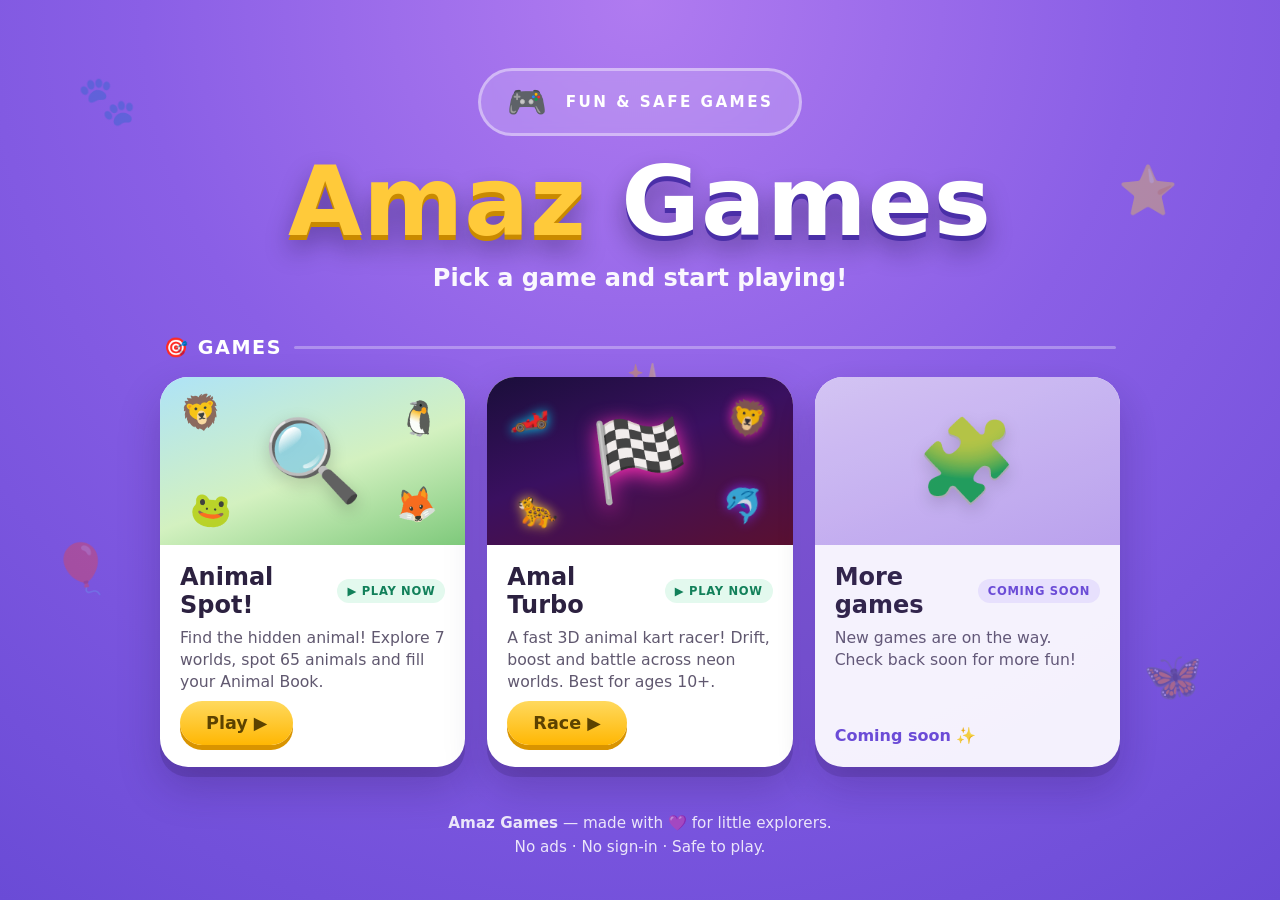
<file: index.html>
<!doctype html>
<html lang="en">
<head>
  <meta charset="UTF-8" />
  <meta name="viewport" content="width=device-width, initial-scale=1.0, viewport-fit=cover" />
  <meta name="description" content="Amaz Games — a friendly collection of fun, safe games for kids." />
  <meta name="theme-color" content="#6a4bd6" />
  <meta name="apple-mobile-web-app-capable" content="yes" />
  <meta name="apple-mobile-web-app-title" content="Amaz Games" />
  <link rel="apple-touch-icon" href="./animal-spot/icons/icon-192.png" />
  <title>Amaz Games</title>
  <style>
    :root {
      --bg1: #6a4bd6;
      --bg2: #8a5fe6;
      --bg3: #b07bf0;
      --sun: #ffca3a;
      --coral: #ff7b8a;
      --mint: #3fd6a0;
      --cream: #fff6ea;
      --ink: #2c2140;
      --card: #ffffff;
      --shadow: 0 10px 0 rgba(40, 20, 80, 0.18), 0 20px 40px rgba(40, 20, 80, 0.25);
    }
    * { box-sizing: border-box; margin: 0; padding: 0; }
    html, body { min-height: 100%; }
    body {
      font-family: "SF Pro Rounded", ui-rounded, "Hiragino Maru Gothic ProN", Quicksand,
        Comfortaa, "Comic Sans MS", "Segoe UI", system-ui, sans-serif;
      color: var(--ink);
      background: radial-gradient(circle at 50% 0%, var(--bg3), var(--bg2) 45%, var(--bg1) 100%);
      background-attachment: fixed;
      min-height: 100vh;
      overflow-x: hidden;
      -webkit-tap-highlight-color: transparent;
    }

    /* floating background bubbles */
    .bg-deco { position: fixed; inset: 0; pointer-events: none; overflow: hidden; z-index: 0; }
    .bubble { position: absolute; font-size: 3rem; opacity: 0.35; animation: floaty 9s ease-in-out infinite; }
    @keyframes floaty { 0%, 100% { transform: translateY(0) rotate(-4deg); } 50% { transform: translateY(-26px) rotate(4deg); } }

    .wrap { position: relative; z-index: 1; max-width: 1000px; margin: 0 auto; padding: clamp(20px, 5vw, 48px) 20px 60px; }

    header.hero { text-align: center; padding: 20px 0 34px; }
    .logo-badge {
      display: inline-flex; align-items: center; gap: 14px;
      background: rgba(255, 255, 255, 0.16);
      border: 3px solid rgba(255, 255, 255, 0.4);
      padding: 12px 26px; border-radius: 999px;
      backdrop-filter: blur(6px);
      margin-bottom: 22px;
    }
    .logo-badge .spark { font-size: 2rem; animation: pop 2.4s ease-in-out infinite; }
    @keyframes pop { 0%, 100% { transform: scale(1) rotate(0); } 50% { transform: scale(1.2) rotate(12deg); } }
    .logo-badge span { color: #fff; font-weight: 800; letter-spacing: 0.16em; font-size: 0.95rem; text-transform: uppercase; }

    h1 {
      font-size: clamp(3rem, 13vw, 6rem);
      line-height: 0.92;
      color: #fff;
      text-shadow: 0 5px 0 #4a2fa8, 0 14px 26px rgba(20, 10, 50, 0.4);
      letter-spacing: 0.01em;
    }
    h1 .amaz { color: var(--sun); text-shadow: 0 5px 0 #c98a00, 0 14px 26px rgba(20, 10, 50, 0.4); }
    .tagline {
      margin-top: 18px; color: #fff; font-weight: 700;
      font-size: clamp(1.1rem, 4vw, 1.5rem);
      opacity: 0.95;
    }

    .section-label {
      display: flex; align-items: center; gap: 12px;
      color: #fff; font-weight: 800; font-size: 1.2rem;
      margin: 10px 4px 18px; text-transform: uppercase; letter-spacing: 0.08em;
    }
    .section-label::after { content: ""; flex: 1; height: 3px; border-radius: 3px; background: rgba(255,255,255,0.3); }

    .games-grid { display: grid; grid-template-columns: repeat(auto-fill, minmax(260px, 1fr)); gap: 22px; }

    .game-card {
      display: flex; flex-direction: column;
      background: var(--card); border-radius: 28px;
      box-shadow: var(--shadow);
      overflow: hidden; text-decoration: none; color: inherit;
      transition: transform 0.16s ease;
    }
    .game-card.playable:hover { transform: translateY(-6px); }
    .game-card.playable:active { transform: translateY(-2px) scale(0.99); }

    .card-art {
      position: relative; height: 168px;
      display: grid; place-items: center;
      overflow: hidden;
    }
    .card-art.animal { background: linear-gradient(160deg, #aee3f7 0%, #d3f1c0 55%, #7ec97b 100%); }
    .card-art .hero-emoji { font-size: 5rem; filter: drop-shadow(0 6px 8px rgba(0,0,0,0.2)); z-index: 2; }
    .card-art .mini { position: absolute; font-size: 2.1rem; opacity: 0.9; }
    .card-art .m1 { top: 16px; left: 20px; transform: rotate(-8deg); }
    .card-art .m2 { top: 22px; right: 24px; transform: rotate(10deg); }
    .card-art .m3 { bottom: 16px; left: 30px; transform: rotate(6deg); }
    .card-art .m4 { bottom: 20px; right: 28px; transform: rotate(-10deg); }

    .card-body { padding: 18px 20px 22px; display: flex; flex-direction: column; gap: 8px; flex: 1; }
    .card-title-row { display: flex; align-items: center; justify-content: space-between; gap: 10px; }
    .card-title { font-size: 1.5rem; font-weight: 900; }
    .tag {
      font-size: 0.72rem; font-weight: 800; text-transform: uppercase; letter-spacing: 0.06em;
      padding: 5px 10px; border-radius: 999px; white-space: nowrap;
    }
    .tag.live { background: #e3f9ee; color: #12805a; }
    .tag.soon { background: #f0ecff; color: #6a4bd6; }
    .card-desc { font-size: 0.98rem; line-height: 1.4; opacity: 0.75; }
    .play-cta {
      margin-top: auto; align-self: flex-start;
      background: linear-gradient(180deg, #ffd95e, #ffb703);
      color: #5c4200; font-weight: 900; font-size: 1.1rem;
      padding: 12px 26px; border-radius: 999px;
      box-shadow: 0 5px 0 #d99400;
    }

    .game-card.soon-card { opacity: 0.92; }
    .soon-card .card-art { background: linear-gradient(160deg, #d9ccf5, #c0a8ee); }
    .soon-card .card-art .hero-emoji { filter: grayscale(0.2) drop-shadow(0 6px 8px rgba(0,0,0,0.15)); }
    .soon-note { margin-top: auto; font-weight: 800; color: #6a4bd6; }

    footer { text-align: center; color: #fff; opacity: 0.85; margin-top: 44px; font-size: 0.95rem; line-height: 1.6; }
    footer strong { font-weight: 800; }

    @media (prefers-reduced-motion: reduce) {
      .bubble, .logo-badge .spark { animation: none; }
    }
  </style>
</head>
<body>
  <div class="bg-deco" aria-hidden="true">
    <span class="bubble" style="top:8%; left:6%; animation-delay:0s">🐾</span>
    <span class="bubble" style="top:18%; right:8%; animation-delay:1.2s">⭐</span>
    <span class="bubble" style="top:60%; left:4%; animation-delay:2.1s">🎈</span>
    <span class="bubble" style="top:72%; right:6%; animation-delay:0.6s">🦋</span>
    <span class="bubble" style="top:40%; left:48%; animation-delay:1.8s">✨</span>
  </div>

  <div class="wrap">
    <header class="hero">
      <div class="logo-badge">
        <span class="spark">🎮</span>
        <span>Fun &amp; Safe Games</span>
      </div>
      <h1><span class="amaz">Amaz</span> Games</h1>
      <p class="tagline">Pick a game and start playing!</p>
    </header>

    <div class="section-label">🎯 Games</div>
    <main class="games-grid">
      <a class="game-card playable" href="./animal-spot/index.html" aria-label="Play Animal Spot">
        <div class="card-art animal">
          <span class="mini m1">🦁</span>
          <span class="mini m2">🐧</span>
          <span class="mini m3">🐸</span>
          <span class="mini m4">🦊</span>
          <span class="hero-emoji">🔍</span>
        </div>
        <div class="card-body">
          <div class="card-title-row">
            <span class="card-title">Animal Spot!</span>
            <span class="tag live">▶ Play now</span>
          </div>
          <p class="card-desc">Find the hidden animal! Explore 7 worlds, spot 65 animals and fill your Animal Book.</p>
          <span class="play-cta">Play ▶</span>
        </div>
      </a>

      <a class="game-card playable" href="./amal-turbo/index.html" aria-label="Play Amal Turbo">
        <div class="card-art" style="background:linear-gradient(160deg,#1a0e3a 0%,#3a1060 45%,#5a1030 100%)">
          <span class="mini m1" style="filter:drop-shadow(0 0 6px #00e5ff)">🏎️</span>
          <span class="mini m2" style="filter:drop-shadow(0 0 6px #ff2fb0)">🦁</span>
          <span class="mini m3" style="filter:drop-shadow(0 0 6px #ffd23f)">🐆</span>
          <span class="mini m4" style="filter:drop-shadow(0 0 6px #7b2ff7)">🐬</span>
          <span class="hero-emoji" style="filter:drop-shadow(0 4px 10px #ff2fb0)">🏁</span>
        </div>
        <div class="card-body">
          <div class="card-title-row">
            <span class="card-title">Amal Turbo</span>
            <span class="tag live">▶ Play now</span>
          </div>
          <p class="card-desc">A fast 3D animal kart racer! Drift, boost and battle across neon worlds. Best for ages 10+.</p>
          <span class="play-cta">Race ▶</span>
        </div>
      </a>

      <div class="game-card soon-card" aria-label="More games coming soon">
        <div class="card-art">
          <span class="hero-emoji">🧩</span>
        </div>
        <div class="card-body">
          <div class="card-title-row">
            <span class="card-title">More games</span>
            <span class="tag soon">Coming soon</span>
          </div>
          <p class="card-desc">New games are on the way. Check back soon for more fun!</p>
          <span class="soon-note">Coming soon ✨</span>
        </div>
      </div>
    </main>

    <footer>
      <strong>Amaz Games</strong> — made with 💜 for little explorers.<br />
      No ads · No sign-in · Safe to play.
    </footer>
  </div>
</body>
</html>
</file>
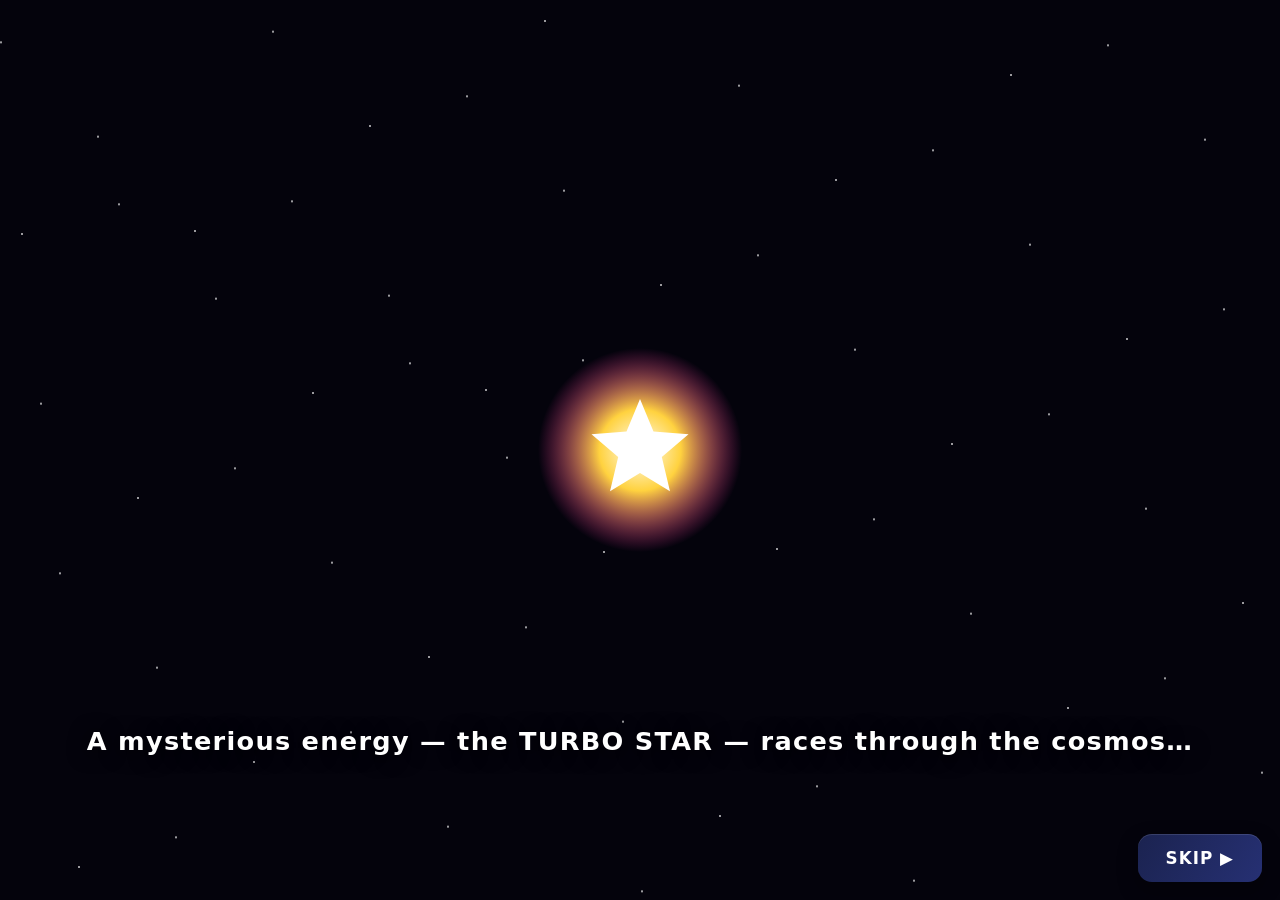
<file: amal-turbo/index.html>
<!doctype html>
<html lang="en">
  <head>
    <meta charset="UTF-8" />
    <meta name="viewport" content="width=device-width, initial-scale=1.0, maximum-scale=1.0, user-scalable=no, viewport-fit=cover" />
    <meta name="theme-color" content="#0a0e1f" />
    <meta name="description" content="Amal Turbo — a fast 3D animal kart-racing game." />
    <meta name="apple-mobile-web-app-capable" content="yes" />
    <meta name="apple-mobile-web-app-title" content="Amal Turbo" />
    <title>Amal Turbo</title>
    <script type="module" crossorigin src="./assets/index-BtauAZDT.js"></script>
    <link rel="stylesheet" crossorigin href="./assets/index-D8WOlh7T.css">
  </head>
  <body>
    <div id="app"></div>
    <noscript>Amal Turbo needs JavaScript to run. Please enable it and reload.</noscript>
  </body>
</html>
</file>
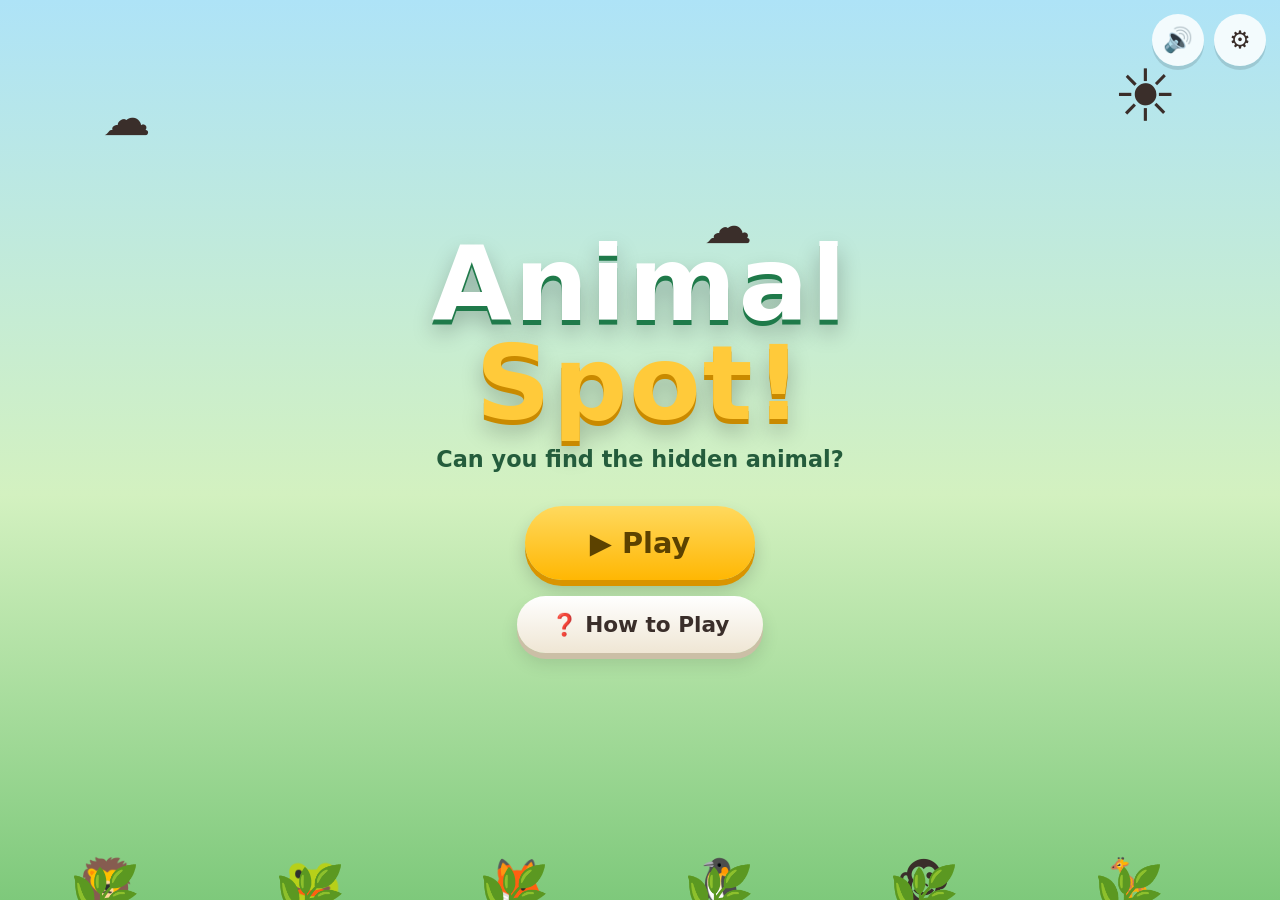
<file: animal-spot/index.html>
<!doctype html>
<html lang="en">
  <head>
    <meta charset="UTF-8" />
    <meta name="viewport" content="width=device-width, initial-scale=1.0, maximum-scale=1.0, user-scalable=no, viewport-fit=cover" />
    <meta name="description" content="Animal Spot! A friendly animal-spotting game for children." />
    <meta name="theme-color" content="#2f9e63" />
    <meta name="apple-mobile-web-app-capable" content="yes" />
    <meta name="apple-mobile-web-app-status-bar-style" content="black-translucent" />
    <meta name="apple-mobile-web-app-title" content="Animal Spot!" />
    <link rel="icon" href="./favicon.svg" type="image/svg+xml" />
    <link rel="apple-touch-icon" href="./icons/icon-192.png" />
    <link rel="manifest" href="./manifest.webmanifest" />
    <title>Animal Spot!</title>
    <script type="module" crossorigin src="./assets/index-DWlFtqKg.js"></script>
    <link rel="stylesheet" crossorigin href="./assets/index-OJH52u-O.css">
  </head>
  <body>
    <div id="root"></div>
    <noscript>Animal Spot! needs JavaScript to play. Please enable it and reload.</noscript>
  </body>
</html>
</file>
<file: amal-turbo/assets/index-D8WOlh7T.css>
:root{--bg: #070a18;--bg2: #0d1230;--ink: #eaf0ff;--muted: #9aa6d6;--magenta: #ff2fb0;--cyan: #00e5ff;--violet: #7b2ff7;--gold: #ffd23f;--good: #3fe08a;--panel: rgba(18, 22, 52, .82);--panel-solid: #121634;--edge: rgba(120, 140, 255, .25);--speed: .18s cubic-bezier(.2, .9, .25, 1)}*{box-sizing:border-box;margin:0;padding:0}html,body,#app{height:100%;width:100%}body{font-family:Rajdhani,SF Pro Display,Segoe UI,system-ui,sans-serif;background:radial-gradient(120% 100% at 50% 0%,var(--bg2),var(--bg) 70%);color:var(--ink);overflow:hidden;-webkit-user-select:none;user-select:none;-webkit-tap-highlight-color:transparent;touch-action:none;position:fixed;inset:0}h1,h2,h3{font-weight:800;letter-spacing:.02em;line-height:1.05}button{font-family:inherit;color:inherit;border:none;background:none;cursor:pointer}button:focus-visible{outline:3px solid var(--cyan);outline-offset:2px}.screen{position:absolute;inset:0;display:flex;flex-direction:column;overflow:hidden}.scroll{overflow-y:auto;overflow-x:hidden}.center{align-items:center;justify-content:center}.hidden{display:none!important}.grid-bg{position:absolute;inset:0;overflow:hidden;z-index:0;pointer-events:none}.grid-bg:before{content:"";position:absolute;inset:-50%;background-image:linear-gradient(var(--edge) 1px,transparent 1px),linear-gradient(90deg,var(--edge) 1px,transparent 1px);background-size:60px 60px;transform:perspective(400px) rotateX(62deg) translateY(0);animation:gridmove 8s linear infinite;opacity:.4}@keyframes gridmove{to{background-position:0 60px}}.glowblob{position:absolute;border-radius:50%;filter:blur(70px);opacity:.5}.wrap{position:relative;z-index:1;width:100%;height:100%;display:flex;flex-direction:column}.pad{padding:clamp(14px,3vw,30px)}.btn{position:relative;display:inline-flex;align-items:center;justify-content:center;gap:10px;padding:14px 28px;border-radius:14px;font-size:1.05rem;font-weight:800;letter-spacing:.06em;text-transform:uppercase;background:linear-gradient(120deg,var(--magenta),var(--violet));color:#fff;box-shadow:0 8px 22px #ff2fb059,inset 0 1px #ffffff40;transition:transform var(--speed),box-shadow var(--speed),filter var(--speed)}.btn:hover{transform:translateY(-2px);filter:brightness(1.08)}.btn:active{transform:translateY(1px) scale(.98)}.btn.secondary{background:linear-gradient(120deg,#1b2350,#263073);box-shadow:0 8px 20px #00000059,inset 0 1px #ffffff1f}.btn.cyan{background:linear-gradient(120deg,var(--cyan),#2f7bff);box-shadow:0 8px 22px #00e5ff4d;color:#041018}.btn.gold{background:linear-gradient(120deg,var(--gold),#ff9f1c);color:#3a2600;box-shadow:0 8px 22px #ffd23f4d}.btn.ghost{background:#ffffff0f;box-shadow:inset 0 0 0 1px var(--edge)}.btn.big{padding:20px 46px;font-size:1.35rem;border-radius:18px}.btn.block{width:100%}.btn:disabled{opacity:.4;filter:grayscale(.5);cursor:default}.icon-btn{width:48px;height:48px;border-radius:12px;display:grid;place-items:center;font-size:1.3rem;background:#ffffff12;box-shadow:inset 0 0 0 1px var(--edge)}.icon-btn:active{transform:scale(.92)}.chip{display:inline-flex;align-items:center;gap:6px;padding:6px 12px;border-radius:999px;font-weight:700;background:#ffffff12;box-shadow:inset 0 0 0 1px var(--edge);font-size:.9rem}.chip .k{color:var(--gold)}.logo{text-align:center}.logo .amal{font-size:clamp(3.2rem,13vw,8rem);font-weight:900;letter-spacing:.04em;background:linear-gradient(120deg,var(--cyan),#fff 40%,var(--magenta));-webkit-background-clip:text;background-clip:text;color:transparent;text-shadow:0 0 40px rgba(255,47,176,.35);filter:drop-shadow(0 6px 0 rgba(0,0,0,.4))}.logo .turbo{font-size:clamp(2.6rem,11vw,6.6rem);font-weight:900;letter-spacing:.28em;margin-top:-.2em;color:var(--gold);text-shadow:0 0 30px rgba(255,210,63,.5)}.tagline{color:var(--muted);font-size:clamp(.9rem,3vw,1.2rem);letter-spacing:.24em;text-transform:uppercase;margin-top:6px}.title-actions{display:flex;flex-direction:column;align-items:center;gap:14px;margin-top:34px}.top-right{position:absolute;top:16px;right:16px;display:flex;gap:10px;z-index:3}.intro-line{position:absolute;left:0;right:0;bottom:16%;text-align:center;color:#fff;font-size:clamp(1rem,4vw,1.6rem);font-weight:800;letter-spacing:.05em;text-shadow:0 2px 20px #000;padding:0 20px}.skip{position:absolute;bottom:18px;right:18px}.topbar{display:flex;align-items:center;gap:12px;padding:14px 18px}.topbar h2{font-size:clamp(1.3rem,4vw,2rem);flex:1}.topbar .spacer{flex:1}.menu-grid{display:grid;grid-template-columns:repeat(auto-fit,minmax(150px,1fr));gap:14px}.tile{position:relative;border-radius:18px;padding:20px;min-height:118px;background:var(--panel);box-shadow:inset 0 0 0 1px var(--edge),0 10px 30px #00000059;display:flex;flex-direction:column;gap:6px;text-align:left;overflow:hidden;transition:transform var(--speed),box-shadow var(--speed)}.tile:hover{transform:translateY(-3px);box-shadow:inset 0 0 0 1px var(--cyan),0 14px 34px #00000073}.tile .big-emoji{font-size:2.4rem}.tile .t-name{font-size:1.2rem;font-weight:800}.tile .t-desc{color:var(--muted);font-size:.9rem}.tile .corner{position:absolute;top:12px;right:14px;font-size:.75rem;color:var(--muted)}.tile.locked{opacity:.55;filter:grayscale(.5)}.card-row{display:grid;grid-template-columns:repeat(auto-fill,minmax(120px,1fr));gap:12px}.rcard{border-radius:16px;padding:12px;background:var(--panel);box-shadow:inset 0 0 0 1px var(--edge);display:flex;flex-direction:column;align-items:center;gap:6px;text-align:center;transition:transform var(--speed)}.rcard:hover{transform:translateY(-3px)}.rcard.sel{box-shadow:inset 0 0 0 2px var(--cyan),0 0 22px #00e5ff4d}.rcard.locked{opacity:.5}.rcard .face{font-size:2.6rem}.rcard .rn{font-weight:800;font-size:.95rem}.rcard .ra{font-size:.75rem;color:var(--muted)}.statbar{display:grid;grid-template-columns:70px 1fr;gap:8px;align-items:center;margin:3px 0;font-size:.82rem}.statbar .track{height:8px;background:#ffffff14;border-radius:6px;overflow:hidden}.statbar .fill{height:100%;background:linear-gradient(90deg,var(--cyan),var(--magenta));border-radius:6px}.panel{background:var(--panel);border-radius:18px;box-shadow:inset 0 0 0 1px var(--edge),0 12px 30px #0006}.detail{padding:18px;display:flex;flex-direction:column;gap:8px}.detail .dname{font-size:1.5rem;font-weight:900}.detail .passive{color:var(--gold);font-weight:700}.muted{color:var(--muted)}.row{display:flex;gap:10px;flex-wrap:wrap;align-items:center}.spread{justify-content:space-between}.seg{display:inline-flex;background:#ffffff0f;border-radius:12px;padding:4px;box-shadow:inset 0 0 0 1px var(--edge);gap:4px;flex-wrap:wrap}.seg button{padding:8px 14px;border-radius:9px;font-weight:700;font-size:.85rem;color:var(--muted)}.seg button.on{background:linear-gradient(120deg,var(--magenta),var(--violet));color:#fff}.field{display:flex;flex-direction:column;gap:6px;margin:8px 0}.field label{font-size:.85rem;color:var(--muted);text-transform:uppercase;letter-spacing:.08em}input[type=range]{width:100%;accent-color:var(--magenta)}.swatch{width:34px;height:34px;border-radius:9px;box-shadow:inset 0 0 0 1px #ffffff4d}.swatch.on{box-shadow:0 0 0 3px var(--cyan)}#hud{position:absolute;inset:0;pointer-events:none;z-index:5;font-weight:800}.hud-tl{position:absolute;top:14px;left:16px;display:flex;flex-direction:column;gap:8px}.hud-tr{position:absolute;top:14px;right:16px;display:flex;flex-direction:column;align-items:flex-end;gap:8px}.hud-place{font-size:clamp(2rem,7vw,3.4rem);line-height:1;text-shadow:0 3px 14px #000}.hud-place small{font-size:.4em;color:var(--muted)}.hud-lap{font-size:1.1rem;background:var(--panel);padding:6px 12px;border-radius:10px;box-shadow:inset 0 0 0 1px var(--edge)}.hud-time{font-variant-numeric:tabular-nums;background:var(--panel);padding:6px 12px;border-radius:10px;box-shadow:inset 0 0 0 1px var(--edge)}.hud-pauseb{pointer-events:auto}.hud-power{position:absolute;top:14px;left:50%;transform:translate(-50%);width:74px;height:74px;border-radius:18px;background:var(--panel);box-shadow:inset 0 0 0 2px var(--edge);display:grid;place-items:center;font-size:2.4rem;transition:transform var(--speed)}.hud-power.pulse{animation:pop .3s;box-shadow:inset 0 0 0 2px var(--gold),0 0 24px #ffd23f66}@keyframes pop{50%{transform:translate(-50%) scale(1.2)}}.hud-speed{position:absolute;bottom:16px;right:18px;text-align:right}.hud-speed .n{font-size:clamp(2rem,7vw,3.2rem);line-height:1;font-variant-numeric:tabular-nums}.hud-speed .u{color:var(--muted);font-size:.8rem;letter-spacing:.15em}.hud-drift{position:absolute;bottom:90px;right:18px;width:140px;height:10px;border-radius:6px;background:#ffffff1a;overflow:hidden;box-shadow:inset 0 0 0 1px var(--edge)}.hud-drift .fill{height:100%;width:0;border-radius:6px;transition:width .1s linear}.minimap{position:absolute;bottom:16px;left:16px;width:128px;height:128px}.hud-center{position:absolute;inset:0;display:grid;place-items:center}.countdown{font-size:clamp(5rem,22vw,13rem);font-weight:900;color:var(--gold);text-shadow:0 0 50px rgba(255,210,63,.6);animation:cd .5s}.countdown.go{color:var(--good)}@keyframes cd{0%{transform:scale(1.8);opacity:0}to{transform:scale(1);opacity:1}}.flash-msg{position:absolute;top:24%;left:0;right:0;text-align:center;font-size:clamp(1.6rem,6vw,3rem);font-weight:900;color:#fff;text-shadow:0 0 24px var(--magenta);animation:cd .35s}.warn{position:absolute;top:40%;left:0;right:0;text-align:center;font-size:clamp(1.4rem,5vw,2.2rem);color:#ff5252;animation:blink .6s infinite;text-shadow:0 2px 10px #000}@keyframes blink{50%{opacity:.3}}.ink-overlay{position:absolute;inset:0;background:radial-gradient(circle at 50% 55%,transparent 20%,rgba(8,4,20,.92) 60%);pointer-events:none;transition:opacity .3s}.hud-controls{position:absolute;left:50%;bottom:18%;transform:translate(-50%);text-align:center;max-width:92vw;background:#0a0e22c7;padding:12px 22px;border-radius:14px;box-shadow:inset 0 0 0 1px var(--edge);display:flex;flex-direction:column;gap:4px;animation:cd .4s}.hud-controls b{color:var(--gold);letter-spacing:.04em}.hud-controls>b:first-child{font-size:1.05rem;text-transform:uppercase}.hud-controls span{font-size:clamp(.85rem,2.6vw,1.05rem);color:var(--ink);line-height:1.5}.touch{position:absolute;inset:0;pointer-events:none;z-index:6;display:none}.touch.on{display:block}.tc{position:absolute;pointer-events:auto;border-radius:50%;display:grid;place-items:center;background:#ffffff17;box-shadow:inset 0 0 0 2px var(--edge);font-weight:800;font-size:.9rem;color:#fff;backdrop-filter:blur(3px)}.tc:active,.tc.held{background:#ff2fb059;box-shadow:inset 0 0 0 2px var(--magenta)}.tc.steer{width:82px;height:82px;bottom:26px}.tc.left{left:20px}.tc.rightsteer{left:116px}.tc.accel{width:96px;height:96px;right:24px;bottom:40px;background:#3fe08a38;box-shadow:inset 0 0 0 2px #3fe08a80}.tc.brake{width:74px;height:74px;right:130px;bottom:30px}.tc.drift{width:78px;height:78px;right:40px;bottom:150px;background:#00e5ff33;box-shadow:inset 0 0 0 2px #00e5ff80}.tc.power{width:70px;height:70px;right:128px;bottom:158px;background:#ffd23f33;box-shadow:inset 0 0 0 2px #ffd23f80}.tc.trick{width:58px;height:58px;right:30px;bottom:240px}.result-list{display:flex;flex-direction:column;gap:6px}.result-row{display:grid;grid-template-columns:44px 1fr auto;align-items:center;gap:10px;padding:8px 12px;border-radius:12px;background:#ffffff0d}.result-row.you{box-shadow:inset 0 0 0 2px var(--cyan);background:#00e5ff14}.result-row .pl{font-size:1.3rem;font-weight:900;text-align:center}.result-row .rt{font-variant-numeric:tabular-nums;color:var(--muted)}.podium{display:flex;justify-content:center;align-items:flex-end;gap:8px;margin:10px 0;height:150px}.pod{width:84px;border-radius:12px 12px 0 0;display:flex;flex-direction:column;align-items:center;justify-content:flex-start;padding-top:8px;gap:4px;background:linear-gradient(180deg,#ffffff1f,#ffffff08)}.pod .face{font-size:2rem}.pod.p1{height:100%;box-shadow:inset 0 3px 0 var(--gold)}.pod.p2{height:76%;box-shadow:inset 0 3px #c9d3ff}.pod.p3{height:58%;box-shadow:inset 0 3px #ff9f5a}.story{max-width:620px;margin:0 auto;text-align:center;display:flex;flex-direction:column;gap:16px}.story .big-emoji{font-size:4rem}.story p{font-size:1.1rem;line-height:1.5;color:var(--ink)}.toast{position:absolute;top:16px;left:50%;transform:translate(-50%);background:var(--panel-solid);padding:12px 20px;border-radius:12px;box-shadow:inset 0 0 0 1px var(--gold),0 10px 24px #0006;z-index:20;display:flex;gap:10px;align-items:center;animation:cd .4s}.garage-stage{flex:1;position:relative;min-height:220px}#garage-canvas{position:absolute;inset:0}.hr{height:1px;background:var(--edge);margin:12px 0;border:0}.small{font-size:.82rem}.center-text{text-align:center}.grid2{display:grid;grid-template-columns:1fr 1fr;gap:14px}@media (max-width: 720px){.grid2{grid-template-columns:1fr}}@media (prefers-reduced-motion: reduce){.grid-bg:before{animation:none}}
</file>
<file: animal-spot/assets/index-OJH52u-O.css>
:root{--ink: #3a2e2a;--cream: #fdf3e0;--sun: #ffca3a;--leaf: #2f9e63;--leaf-dark: #1f7a4a;--coral: #ff7b54;--sky: #8ecae6;--card-bg: #fffdf6;--shadow: 0 8px 0 rgba(0, 0, 0, .1), 0 14px 30px rgba(0, 0, 0, .12);--radius: 26px;font-size:16px}*{box-sizing:border-box;margin:0;padding:0}html,body,#root{height:100%;width:100%;overflow:hidden;overscroll-behavior:none}body{font-family:SF Pro Rounded,ui-rounded,Hiragino Maru Gothic ProN,Quicksand,Comfortaa,Comic Sans MS,Segoe UI,system-ui,sans-serif;color:var(--ink);background:var(--cream);touch-action:manipulation;-webkit-user-select:none;user-select:none;-webkit-tap-highlight-color:transparent;position:fixed;top:0;right:0;bottom:0;left:0}button{font-family:inherit;color:inherit;border:none;background:none;cursor:pointer;touch-action:manipulation}button:focus-visible{outline:4px solid #2a6fd6;outline-offset:3px;border-radius:14px}.screen{height:100%;display:flex;flex-direction:column;align-items:center;overflow-y:auto;overflow-x:hidden;padding:max(12px,env(safe-area-inset-top)) 16px max(16px,env(safe-area-inset-bottom))}.icon-btn{font-size:1.5rem;width:52px;height:52px;border-radius:50%;background:#ffffffd9;box-shadow:0 4px #0000001f;display:grid;place-items:center;flex:none;transition:transform .12s}.icon-btn:active{transform:scale(.92)}.big-btn{font-size:1.35rem;font-weight:800;padding:16px 34px;border-radius:999px;background:linear-gradient(180deg,#ffd95e,#ffb703);color:#5c4200;box-shadow:0 6px #d99400,0 10px 18px #0000002e;min-width:230px;margin:8px 0;transition:transform .12s}.big-btn:active{transform:translateY(3px) scale(.98)}.big-btn.secondary{background:linear-gradient(180deg,#fff,#efe6d4);color:var(--ink);box-shadow:0 6px #cbbfa6,0 10px 18px #0000001f}.big-btn.danger{background:linear-gradient(180deg,#ff9d8a,#f4694b);color:#5b1503;box-shadow:0 6px #c04326,0 10px 18px #00000026}.big-btn:disabled{opacity:.5}.pill{font-size:1.05rem;font-weight:800;padding:10px 20px;border-radius:999px;background:#fffc;box-shadow:0 3px #0000001f}.pill-active{background:var(--leaf);color:#fff;box-shadow:0 3px 0 var(--leaf-dark)}.pill.small{font-size:.9rem;padding:7px 14px}.screen-header{width:100%;max-width:760px;display:flex;align-items:center;gap:12px;padding:6px 0 14px}.screen-header h2{font-size:1.7rem;flex:1;text-align:center}.header-spacer{width:52px;flex:none}.title-screen{justify-content:center;background:linear-gradient(180deg,#aee3f7,#d3f1c0 55%,#7ec97b);position:relative;overflow:hidden}.title-sky span{position:absolute;font-size:3rem}.title-sun{top:6%;right:8%;font-size:4.5rem!important;animation:spin-slow 24s linear infinite}.title-cloud.c1{top:10%;left:8%;animation:drift 16s ease-in-out infinite alternate}.title-cloud.c2{top:22%;left:55%;animation:drift 20s ease-in-out infinite alternate-reverse}.game-title{display:flex;flex-direction:column;align-items:center;line-height:.95;z-index:2}.title-word{font-size:clamp(3.2rem,12vw,6.5rem);font-weight:900;color:#fff;text-shadow:0 5px 0 var(--leaf-dark),0 12px 22px rgba(0,0,0,.25);letter-spacing:.02em;animation:title-pop .7s cubic-bezier(.34,1.56,.64,1) both}.title-word-2{color:var(--sun);text-shadow:0 5px 0 #c98a00,0 12px 22px rgba(0,0,0,.25);animation-delay:.15s}.title-sub{margin-top:14px;font-size:clamp(1.05rem,4vw,1.4rem);font-weight:700;color:#245c3c;z-index:2}.title-buttons{display:flex;flex-direction:column;align-items:center;margin-top:26px;z-index:2}.play-btn{font-size:1.8rem;padding:20px 52px}.title-corner{position:absolute;top:max(14px,env(safe-area-inset-top));right:14px;display:flex;gap:10px;z-index:3}.title-jungle{position:absolute;bottom:0;left:0;right:0;height:120px;pointer-events:none}.peeker{position:absolute;bottom:-12px;animation:peek 3.2s ease-in-out infinite}.peek-animal{font-size:3rem;display:block}.peek-leaf{font-size:3.6rem;position:absolute;left:-8px;bottom:-18px}@keyframes title-pop{0%{transform:scale(.3) rotate(-6deg);opacity:0}to{transform:scale(1);opacity:1}}@keyframes peek{0%,to{transform:translateY(26px)}50%{transform:translateY(0)}}@keyframes drift{0%{transform:translate(0)}to{transform:translate(40px)}}@keyframes spin-slow{to{transform:rotate(360deg)}}.menu-screen{background:linear-gradient(180deg,#fdf3e0,#f6e2bd)}.mode-cards{display:flex;flex-wrap:wrap;gap:16px;justify-content:center;max-width:900px}.mode-card{background:var(--card-bg);border-radius:var(--radius);box-shadow:var(--shadow);padding:22px 20px;width:min(250px,84vw);display:flex;flex-direction:column;align-items:center;gap:6px;transition:transform .15s}.mode-card:hover{transform:translateY(-4px)}.mode-card:active{transform:scale(.97)}.mode-emoji{font-size:3.4rem}.mode-name{font-size:1.4rem;font-weight:900}.mode-desc{font-size:1rem;opacity:.75;text-align:center}.mode-best{font-size:.95rem;font-weight:800;color:var(--leaf-dark)}.diff-row{display:flex;align-items:center;gap:10px;margin:22px 0 8px;flex-wrap:wrap;justify-content:center}.diff-label{font-weight:800;font-size:1.1rem}.mode-extras{display:flex;gap:12px;flex-wrap:wrap;justify-content:center;margin-top:8px}.world-grid{display:grid;grid-template-columns:repeat(auto-fit,minmax(150px,1fr));gap:14px;width:100%;max-width:760px}.world-card{background:var(--card-bg);border-radius:var(--radius);box-shadow:var(--shadow);padding:18px 12px;display:flex;flex-direction:column;align-items:center;gap:6px;transition:transform .15s}.world-card:not(.locked):hover{transform:translateY(-4px)}.world-card.locked{opacity:.65;filter:saturate(.4);cursor:default}.world-emoji{font-size:3rem}.world-name{font-weight:900;font-size:1.15rem}.world-stars .mini-star{font-size:1.1rem;filter:grayscale(1) opacity(.35)}.world-stars .mini-star.lit{filter:none}.world-locked-note{font-size:.85rem;text-align:center;opacity:.8}.book-screen{align-items:stretch}.book-count{text-align:center;font-weight:800;font-size:1.1rem;margin-bottom:10px}.book-section{width:100%;max-width:860px;margin:0 auto 18px}.book-section h3{font-size:1.3rem;margin-bottom:10px}.book-grid{display:grid;grid-template-columns:repeat(auto-fill,minmax(108px,1fr));gap:10px}.book-card{background:var(--card-bg);border-radius:18px;box-shadow:0 4px #00000014;padding:12px 8px;display:flex;flex-direction:column;align-items:center;gap:6px}.book-card.open{grid-column:span 2}.book-card .book-art{font-size:2.6rem;line-height:1}.book-card .book-art .art-svg{display:block;width:52px;height:52px}.book-card.unknown .book-art{filter:brightness(0) opacity(.25)}.book-card.unknown{cursor:default}.book-name{font-weight:900;font-size:.85rem;letter-spacing:.04em}.book-fact{font-size:.9rem;line-height:1.35}.badge-grid{display:grid;grid-template-columns:repeat(auto-fill,minmax(150px,1fr));gap:14px;width:100%;max-width:760px}.badge-card{background:var(--card-bg);border-radius:var(--radius);box-shadow:var(--shadow);padding:18px 12px;display:flex;flex-direction:column;align-items:center;gap:6px;text-align:center}.badge-card .badge-emoji{font-size:3rem}.badge-card.locked-badge .badge-emoji{filter:brightness(0) opacity(.25)}.badge-card.locked-badge{opacity:.8}.badge-name{font-weight:900}.badge-how{font-size:.85rem;opacity:.75}.howto-steps{max-width:560px;display:flex;flex-direction:column;gap:14px;margin-bottom:20px}.howto-step{display:flex;align-items:center;gap:16px;background:var(--card-bg);border-radius:20px;box-shadow:0 4px #00000014;padding:14px 18px;font-size:1.1rem;font-weight:600}.howto-emoji{font-size:2.2rem;flex:none}.settings-list{width:100%;max-width:560px;display:flex;flex-direction:column;gap:12px}.setting-row{display:flex;justify-content:space-between;align-items:center;background:var(--card-bg);border-radius:18px;box-shadow:0 4px #00000014;padding:16px 18px;font-size:1.15rem;font-weight:700;width:100%;gap:10px;flex-wrap:wrap}.setting-row.static{cursor:default}.switch{width:62px;height:34px;border-radius:999px;background:#cbbfa6;position:relative;flex:none;transition:background .2s}.switch.on{background:var(--leaf)}.switch .knob{position:absolute;top:3px;left:3px;width:28px;height:28px;border-radius:50%;background:#fff;box-shadow:0 2px 4px #0003;transition:left .2s}.switch.on .knob{left:31px}.diff-mini{display:flex;gap:6px;flex-wrap:wrap}.reset-confirm{background:#fff3ec;border-radius:18px;padding:16px;text-align:center;font-weight:700}.settings-note{font-size:.95rem;opacity:.7;text-align:center;padding:8px}.game-screen{height:100%;display:flex;flex-direction:column;position:relative;overflow:hidden;padding:max(8px,env(safe-area-inset-top)) 10px max(8px,env(safe-area-inset-bottom));transition:background .6s}.theme-farm{background:linear-gradient(180deg,#bfe6f5,#e8f3c8 45%,#c9e08e)}.theme-jungle{background:linear-gradient(180deg,#9fdcc8,#63bf8f 55%,#3f9d6c)}.theme-ocean{background:linear-gradient(180deg,#aee6f5,#6fc4e8,#3d9ed1)}.theme-woodland{background:linear-gradient(180deg,#ffe4b8,#f4c47e 55%,#d99a55)}.theme-safari{background:linear-gradient(180deg,#ffd8a8,#ffb26b 55%,#e88d4d)}.theme-arctic{background:linear-gradient(180deg,#dff3ff,#b3dcf5 55%,#8ec3e6)}.theme-dinosaur{background:linear-gradient(180deg,#d8c7a8,#b7cf9a 55%,#8aad72)}.theme-decor{position:absolute;top:0;right:0;bottom:0;left:0;pointer-events:none;z-index:0}.decor-item{position:absolute;font-size:clamp(2rem,6vw,3.4rem);opacity:.5}.topbar{display:flex;align-items:center;gap:8px;z-index:5;flex-wrap:wrap}.topbar-spacer{flex:1}.chip{background:#ffffffd9;border-radius:999px;padding:8px 16px;font-weight:900;font-size:1.05rem;box-shadow:0 3px #0000001a;white-space:nowrap}.timer-chip{min-width:92px;text-align:center}.timer-chip.timer-mid{background:#ffe3af}.timer-chip.timer-low{background:#ffc4b0;animation:pulse .8s ease-in-out infinite}.streak-chip{background:#ffe9b0}@keyframes pulse{50%{transform:scale(1.07)}}.msg-banner{text-align:center;font-size:clamp(1.05rem,3.6vw,1.4rem);font-weight:900;min-height:1.9em;padding:3px 8px;z-index:5;transition:opacity .25s,transform .25s}.msg-banner.msg-hidden{opacity:0}.msg-good{color:#1c7a44;animation:msg-pop .4s cubic-bezier(.34,1.56,.64,1)}.msg-oops{color:#b3541e;animation:msg-pop .4s cubic-bezier(.34,1.56,.64,1)}@keyframes msg-pop{0%{transform:scale(.6)}to{transform:scale(1)}}.play-area{flex:1;display:grid;place-items:center;min-height:0;z-index:1}.big-card{position:relative;width:min(100%,78vh,640px);aspect-ratio:1 / 1;border-radius:50%;background:radial-gradient(circle at 30% 25%,#ffffff 0%,var(--card-bg) 55%,#f4e8cf 100%);box-shadow:var(--shadow),inset 0 0 0 10px #fff8;container-type:size}.card-decor{position:absolute;transform:translate(-50%,-50%);border-radius:50%;pointer-events:none}.animal-btn{position:absolute;transform:translate(-50%,-50%) rotate(var(--rot, 0deg));display:grid;place-items:center;border-radius:50%;line-height:1;z-index:2;transition:transform .15s}.animal-btn:not(:disabled):hover{transform:translate(-50%,-50%) rotate(var(--rot, 0deg)) scale(1.08)}.animal-btn .art-emoji{font-size:calc(var(--sz) * .78cqw);display:block}.animal-btn .art-svg{display:block;width:100%;height:100%}.animal-btn .art-svg svg{width:100%;height:100%;display:block}.animal-btn.shake{animation:shake .5s}@keyframes shake{0%,to{transform:translate(-50%,-50%) rotate(var(--rot, 0deg))}20%,60%{transform:translate(calc(-50% - 7px),-50%) rotate(var(--rot, 0deg))}40%,80%{transform:translate(calc(-50% + 7px),-50%) rotate(var(--rot, 0deg))}}.animal-btn.wiggle{animation:wiggle .7s ease-in-out 3}@keyframes wiggle{0%,to{transform:translate(-50%,-50%) rotate(-8deg)}50%{transform:translate(-50%,-50%) rotate(8deg) scale(1.1)}}.animal-btn.found{animation:found-bounce .7s cubic-bezier(.34,1.56,.64,1);z-index:4}@keyframes found-bounce{0%{transform:translate(-50%,-50%) scale(1)}40%{transform:translate(-50%,-62%) scale(1.25)}to{transform:translate(-50%,-50%) scale(1.12)}}.success-ring{position:absolute;transform:translate(-50%,-50%);border-radius:50%;border:6px dashed #ffb703;box-shadow:0 0 0 6px #ff7b5466,0 0 26px #ffca3a;animation:ring-in .45s cubic-bezier(.34,1.56,.64,1),spin-slow 6s linear .4s infinite;z-index:3;pointer-events:none}@keyframes ring-in{0%{transform:translate(-50%,-50%) scale(.2);opacity:0}to{transform:translate(-50%,-50%) scale(1);opacity:1}}.sparkle{position:absolute;left:50%;top:50%;font-size:clamp(.9rem,3cqw,1.6rem);animation:sparkle-fly .9s ease-out both;transform:translate(-50%,-50%) rotate(var(--a)) translateY(calc(-58% * var(--d) - 30px))}@keyframes sparkle-fly{0%{opacity:0;transform:translate(-50%,-50%) rotate(var(--a)) translateY(0)}30%{opacity:1}to{opacity:0;transform:translate(-50%,-50%) rotate(var(--a)) translateY(calc(-58% * var(--d) - 40px))}}.float-points{position:absolute;transform:translate(-50%,-50%);font-size:clamp(1.3rem,5cqw,2rem);font-weight:900;color:#1c7a44;text-shadow:0 2px 0 #fff,0 0 12px #fff;animation:float-up 1s ease-out both;pointer-events:none;z-index:6}@keyframes float-up{0%{opacity:1;margin-top:0}to{opacity:0;margin-top:-70px}}.target-panel{background:#ffffffe8;border-radius:var(--radius);box-shadow:var(--shadow);padding:10px 16px 12px;margin:6px auto 0;width:min(100%,560px);text-align:center;z-index:5}.target-label{font-size:.95rem;font-weight:900;letter-spacing:.14em;opacity:.65}.target-body{display:flex;align-items:center;justify-content:center;gap:16px;margin-top:4px}.target-art{font-size:clamp(2.6rem,9vw,3.6rem);line-height:1}.target-art .art-svg{display:block;width:clamp(52px,14vw,72px);height:clamp(52px,14vw,72px)}.target-art.mystery{animation:pulse 1.6s ease-in-out infinite}.target-name{font-size:clamp(1.5rem,6.5vw,2.4rem);font-weight:900;letter-spacing:.06em}.target-actions{display:flex;gap:8px}.round-btn{font-size:1.3rem;width:54px;height:54px;border-radius:50%;background:linear-gradient(180deg,#fff,#efe6d4);box-shadow:0 4px #cbbfa6;display:grid;place-items:center;transition:transform .12s}.round-btn:active{transform:scale(.9)}.round-btn:disabled{opacity:.4}.badge-toast{position:absolute;top:76px;left:50%;transform:translate(-50%);background:#fff;border-radius:20px;box-shadow:var(--shadow);padding:12px 22px;display:flex;align-items:center;gap:14px;font-size:1.05rem;z-index:30;animation:toast-in .5s cubic-bezier(.34,1.56,.64,1)}.badge-toast-emoji{font-size:2.4rem}@keyframes toast-in{0%{transform:translate(-50%,-30px);opacity:0}to{transform:translate(-50%);opacity:1}}.overlay{position:absolute;top:0;right:0;bottom:0;left:0;background:#261c1273;-webkit-backdrop-filter:blur(4px);backdrop-filter:blur(4px);display:grid;place-items:center;z-index:40;padding:16px}.panel{background:var(--cream);border-radius:30px;box-shadow:var(--shadow);padding:26px 30px;display:flex;flex-direction:column;align-items:center;max-width:min(94vw,460px);max-height:92%;overflow-y:auto;animation:panel-in .4s cubic-bezier(.34,1.56,.64,1)}@keyframes panel-in{0%{transform:scale(.7);opacity:0}to{transform:scale(1);opacity:1}}.panel h2{font-size:1.9rem;margin-bottom:12px;text-align:center}.end-hero{font-size:4.2rem}.bounce-loop{display:inline-block;animation:bounce-loop 1.6s ease-in-out infinite}@keyframes bounce-loop{0%,to{transform:translateY(0)}50%{transform:translateY(-14px)}}.stars-row{display:flex;gap:8px;margin:6px 0 10px}.stars-row .star{font-size:2.4rem;filter:grayscale(1) opacity(.3)}.stars-row .star.lit{filter:none;animation:star-pop .5s cubic-bezier(.34,1.56,.64,1) both}.stars-row .star.lit:nth-child(2){animation-delay:.15s}.stars-row .star.lit:nth-child(3){animation-delay:.3s}@keyframes star-pop{0%{transform:scale(0)}to{transform:scale(1)}}.new-best{font-weight:900;color:var(--leaf-dark);margin-bottom:6px}.all-done{font-weight:900;margin:8px 0;text-align:center}.stats-grid{display:grid;grid-template-columns:1fr 1fr;gap:10px;width:100%;margin:8px 0 12px}.stat{background:#fff;border-radius:16px;padding:10px;display:flex;flex-direction:column;align-items:center;box-shadow:0 3px #00000014}.stat-num{font-size:1.5rem;font-weight:900}.stat-label{font-size:.85rem;opacity:.7}.earned-badges{display:flex;gap:10px;flex-wrap:wrap;justify-content:center;margin-bottom:10px}.earned-badge{display:flex;align-items:center;gap:8px;background:#fff6d8;border-radius:14px;padding:8px 14px;font-weight:800;font-size:.95rem}.earned-badge-emoji{font-size:1.7rem}@media (max-width: 480px){.topbar{gap:5px}.topbar .icon-btn{width:44px;height:44px;font-size:1.2rem}.chip{padding:7px 11px;font-size:.92rem}.timer-chip{min-width:74px}}@media (orientation: landscape) and (max-height: 520px){.game-screen{flex-direction:row;flex-wrap:wrap;align-content:stretch}.topbar{width:100%;order:0}.msg-banner{position:absolute;left:0;right:0;top:64px;pointer-events:none}.play-area{order:1;flex:1 1 55%}.big-card{width:min(80vh,90%)}.target-panel{order:2;align-self:center;width:min(38%,320px);margin:0 4px}.target-body{flex-direction:column;gap:6px}}.getready-overlay{background:#261c1280}.getready-inner{display:flex;flex-direction:column;align-items:center;gap:8px}.getready-label{color:#fff;font-weight:900;font-size:clamp(1.4rem,6vw,2.2rem);text-shadow:0 3px 0 rgba(0,0,0,.25);letter-spacing:.04em}.getready-num{font-size:clamp(6rem,30vw,13rem);font-weight:900;color:var(--sun);text-shadow:0 6px 0 #c98a00,0 16px 30px rgba(0,0,0,.4);line-height:1;animation:gr-pop .6s cubic-bezier(.34,1.56,.64,1)}.getready-num.getready-go{color:#7dffb0;text-shadow:0 6px 0 #1c9a58,0 16px 30px rgba(0,0,0,.4)}@keyframes gr-pop{0%{transform:scale(.2);opacity:0}60%{transform:scale(1.15);opacity:1}to{transform:scale(1)}}.peek-hint{font-size:clamp(1.1rem,4.5vw,1.5rem);color:var(--leaf-dark)}.peek-timer{position:absolute;left:50%;top:50%;transform:translate(-50%,-50%);z-index:8;pointer-events:none;width:26cqw;height:26cqw;display:grid;place-items:center;background:#ffffffc7;border-radius:50%;box-shadow:0 6px 20px #0000002e}.peek-num{font-size:16cqw;font-weight:900;color:var(--coral);line-height:1;animation:gr-pop .4s cubic-bezier(.34,1.56,.64,1)}.mem-item{perspective:600px}.mem-item .mem-back,.mem-item .mem-front{position:absolute;top:0;right:0;bottom:0;left:0;display:grid;place-items:center;border-radius:22%;backface-visibility:hidden;transition:transform .35s ease,opacity .2s}.mem-item .mem-front{transform:rotateY(0)}.mem-item .mem-back{transform:rotateY(180deg);background:linear-gradient(160deg,#8a5fe6,#6a4bd6);box-shadow:inset 0 0 0 4px #ffffff59,0 4px #3c1e6e66;font-size:calc(var(--sz) * .5cqw);color:#ffffffea}.mem-item.mem-covered .mem-front{transform:rotateY(-180deg)}.mem-item.mem-covered .mem-back,.mem-item.mem-covered.mem-face .mem-front{transform:rotateY(0)}.mem-item.mem-covered.mem-face .mem-back{transform:rotateY(180deg)}.mem-item .mem-front .art-emoji{font-size:calc(var(--sz) * .78cqw);display:block}.mem-item .mem-front .art-svg{display:block;width:100%;height:100%}.mem-item .mem-front .art-svg svg{width:100%;height:100%;display:block}.mem-item.mem-covered:not(:disabled):hover .mem-back{transform:rotateY(0) scale(1.06)}.mem-item.mem-found .mem-front{box-shadow:0 0 0 5px #ffb703,0 0 22px #ffca3a;border-radius:50%;animation:found-bounce .6s cubic-bezier(.34,1.56,.64,1)}.reduced-motion *,.reduced-motion *:before,.reduced-motion *:after{animation-duration:1ms!important;animation-iteration-count:1!important;transition-duration:1ms!important}@media (prefers-reduced-motion: reduce){*,*:before,*:after{animation-duration:1ms!important;animation-iteration-count:1!important;transition-duration:1ms!important}}
</file>
